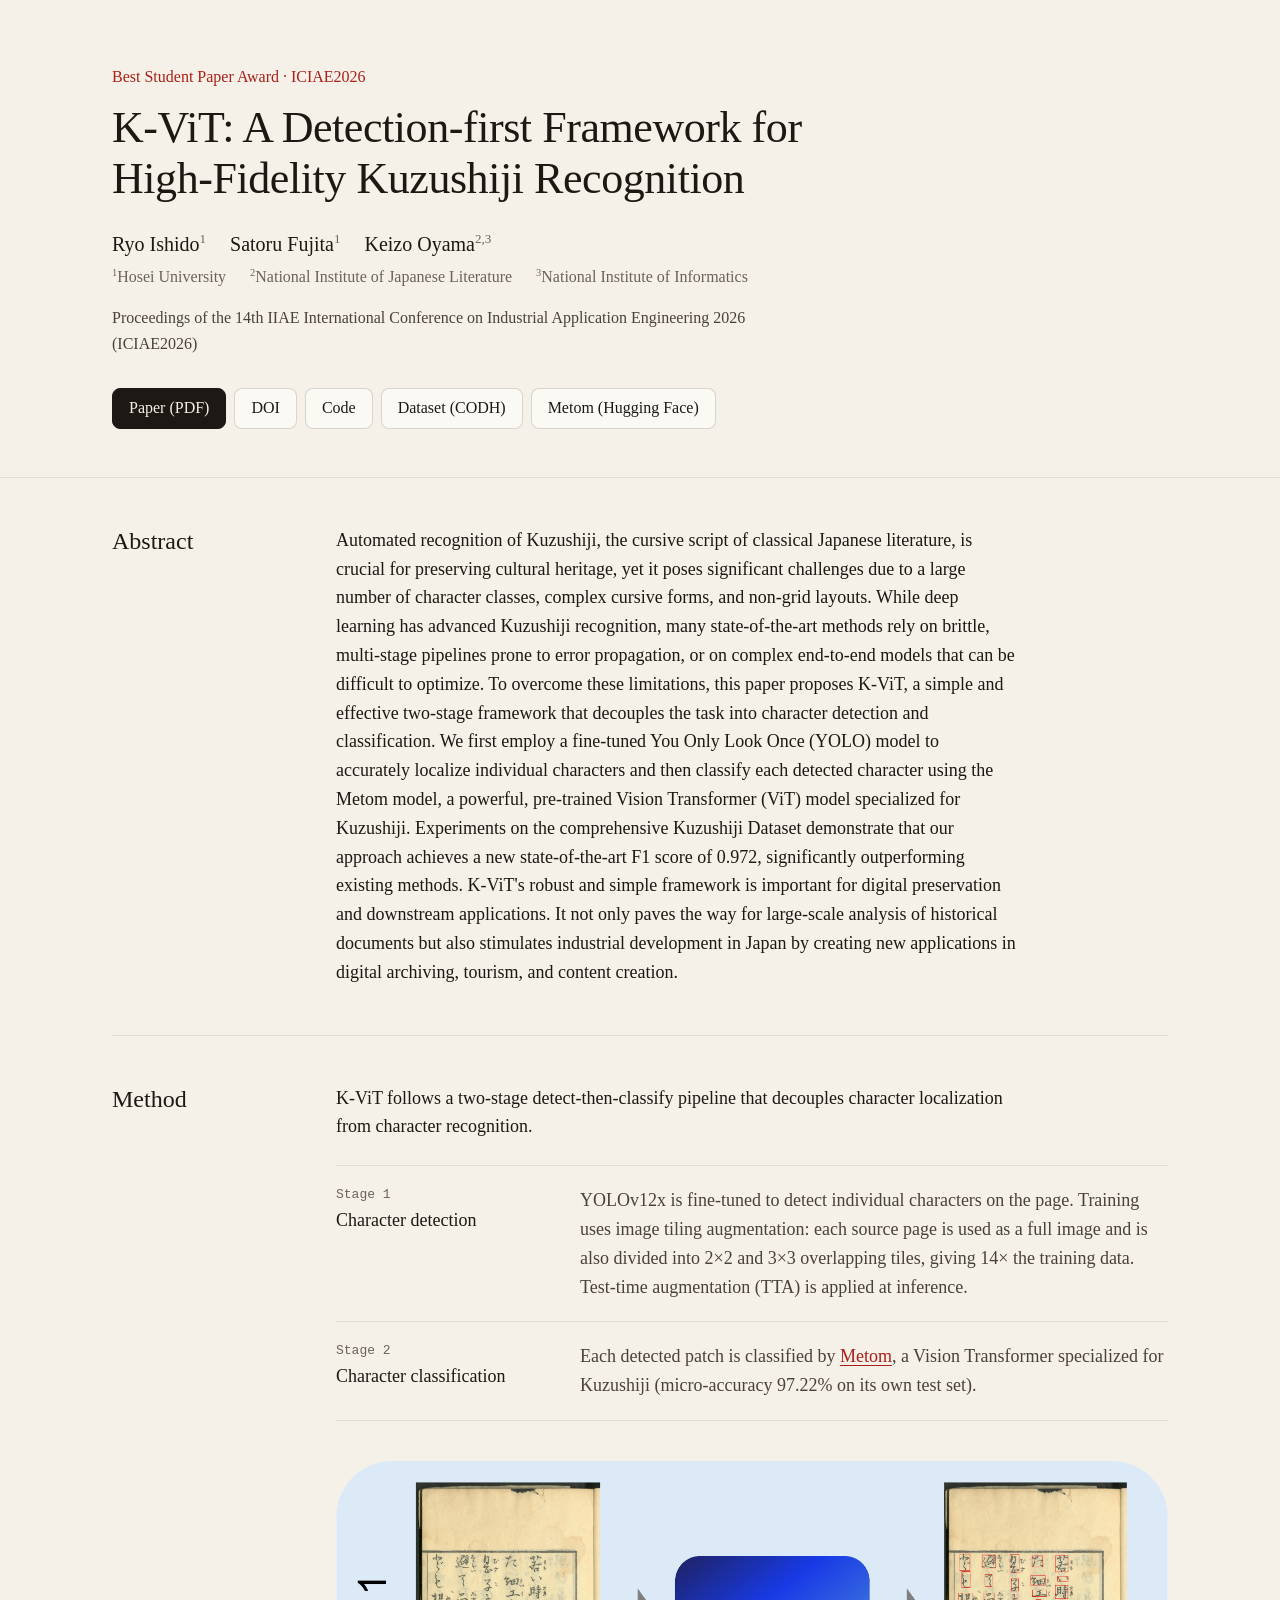
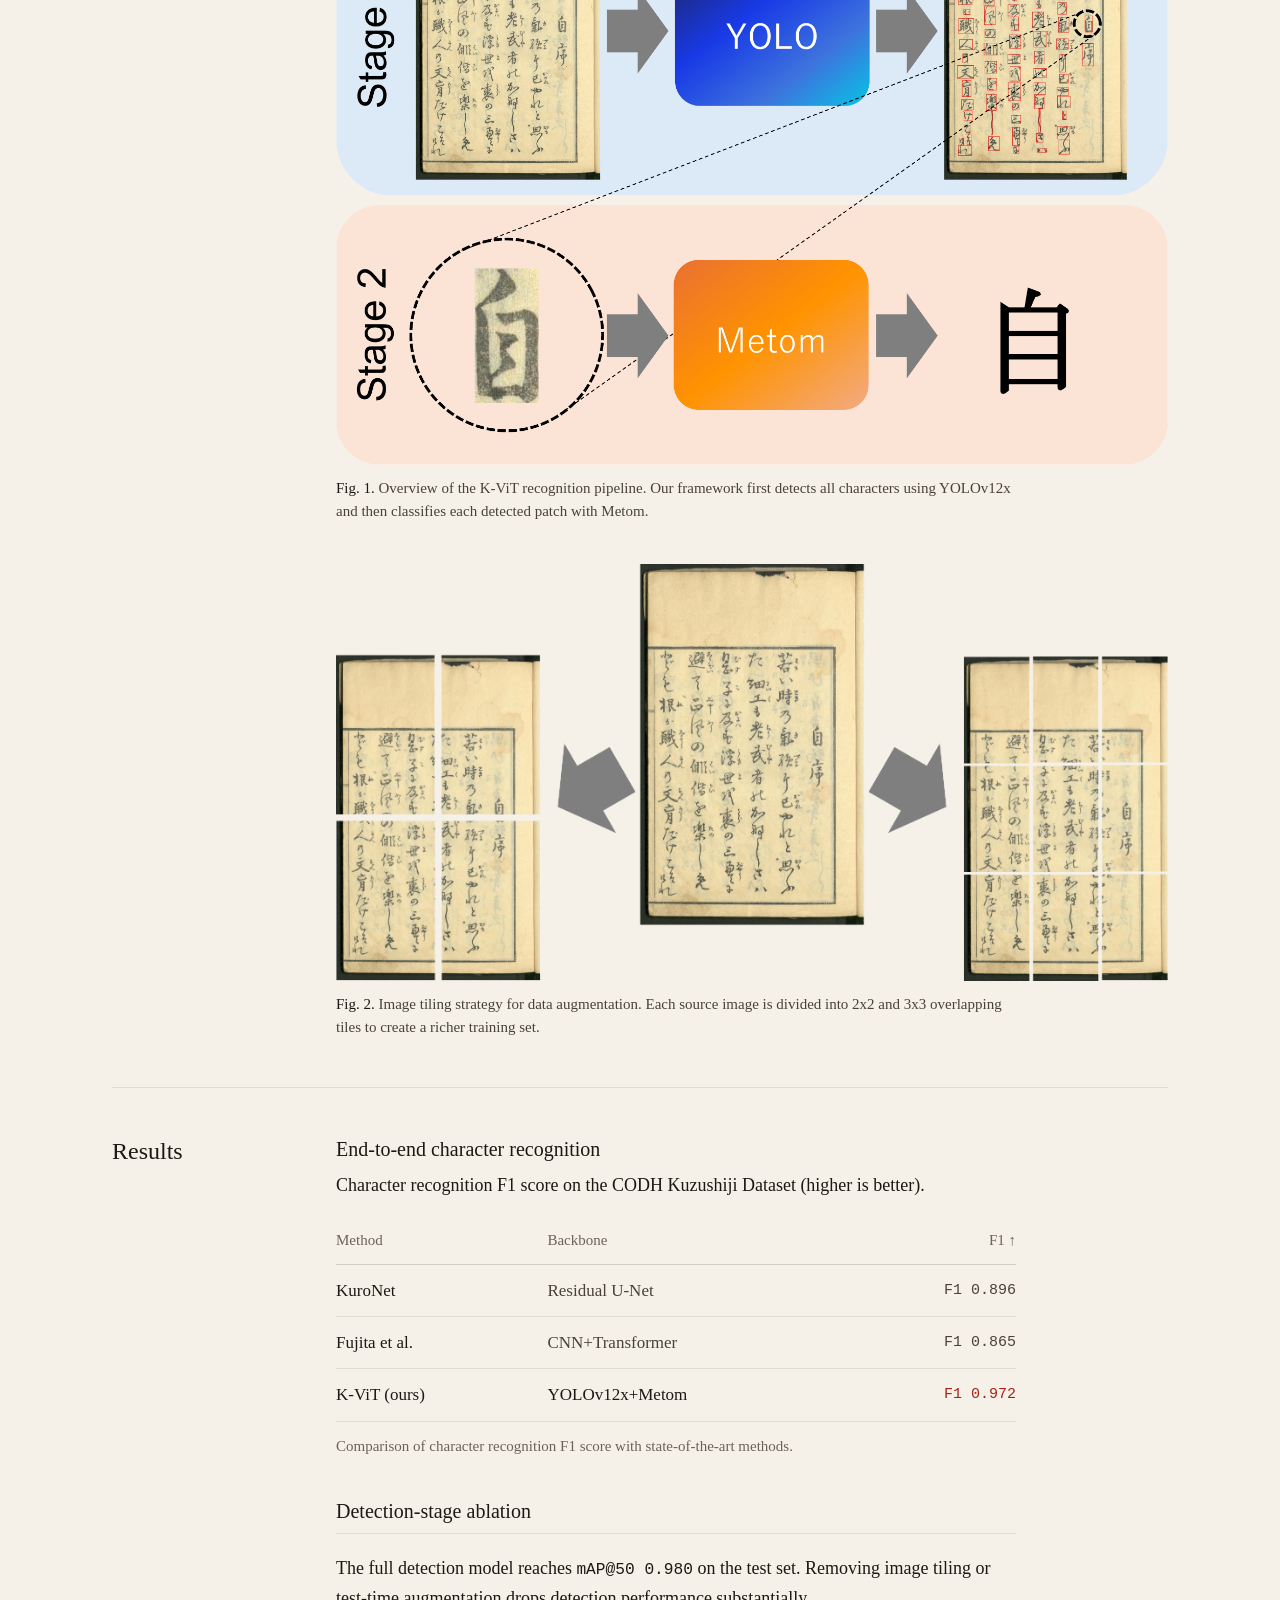
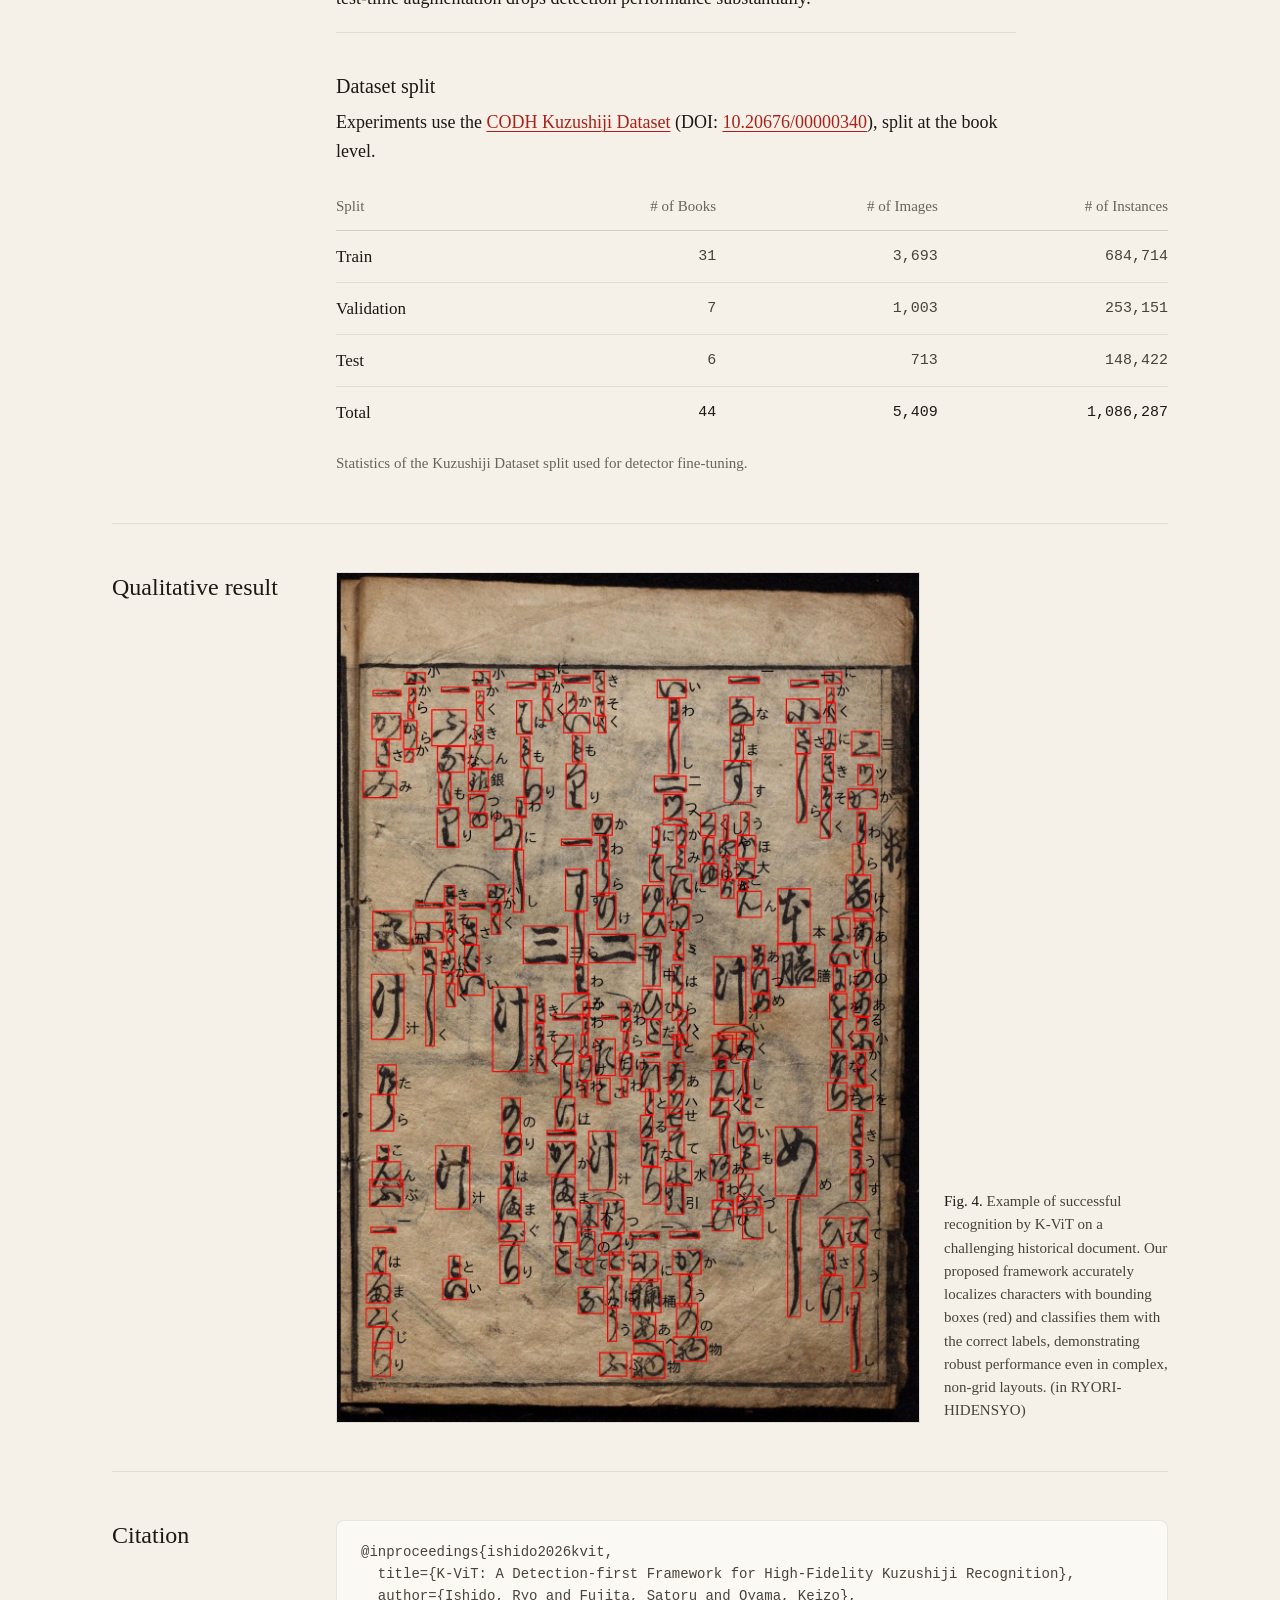
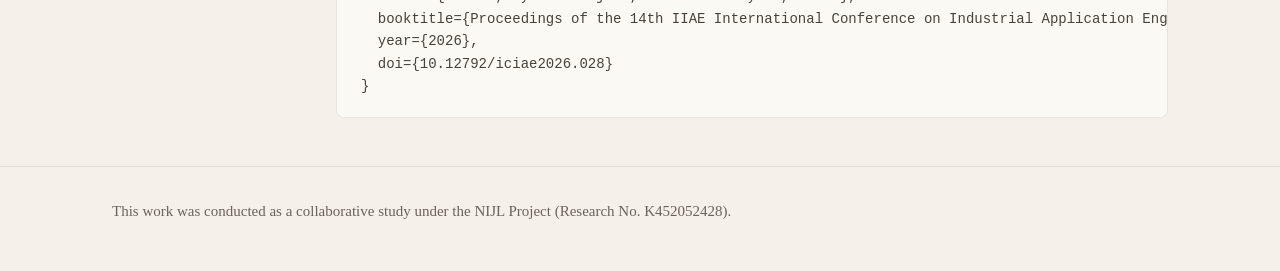
<file: docs/index.html>
<!DOCTYPE html>
<html lang="en">
<head>
  <meta charset="utf-8">
  <meta name="viewport" content="width=device-width, initial-scale=1">
  <title>K-ViT: A Detection-first Framework for High-Fidelity Kuzushiji Recognition</title>
  <meta name="description" content="K-ViT: a two-stage detect-then-classify framework for Kuzushiji recognition (YOLOv12x + Metom). ICIAE2026 Best Student Paper Award.">
  <meta property="og:title" content="K-ViT: A Detection-first Framework for High-Fidelity Kuzushiji Recognition">
  <meta property="og:description" content="Two-stage detect-then-classify Kuzushiji recognition. F1 0.972 on the CODH Kuzushiji Dataset. ICIAE2026 Best Student Paper Award.">
  <meta property="og:type" content="website">
  <link rel="stylesheet" href="style.css">
</head>
<body>
  <header class="hero">
    <div class="container">
      <p class="award">Best Student Paper Award &middot; ICIAE2026</p>
      <h1>K-ViT: A Detection-first Framework for High-Fidelity Kuzushiji Recognition</h1>

      <ul class="authors">
        <li>Ryo Ishido<sup>1</sup></li>
        <li>Satoru Fujita<sup>1</sup></li>
        <li>Keizo Oyama<sup>2,3</sup></li>
      </ul>
      <ul class="affiliations">
        <li><sup>1</sup>Hosei University</li>
        <li><sup>2</sup>National Institute of Japanese Literature</li>
        <li><sup>3</sup>National Institute of Informatics</li>
      </ul>

      <p class="venue">Proceedings of the 14th IIAE International Conference on Industrial Application Engineering 2026 (ICIAE2026)</p>

      <nav class="links" aria-label="Paper resources">
        <a class="btn" href="https://www2.ia-engineers.org/iciae2026proc/data/papers/028.pdf">Paper (PDF)</a>
        <a class="btn" href="https://doi.org/10.12792/iciae2026.028">DOI</a>
        <a class="btn" href="https://github.com/Kotomiya07/kuzushiji-vision">Code</a>
        <a class="btn" href="https://codh.rois.ac.jp/char-shape/">Dataset (CODH)</a>
        <a class="btn" href="https://huggingface.co/SakanaAI/Metom">Metom (Hugging Face)</a>
      </nav>
    </div>
  </header>

  <main class="container">
    <section id="abstract">
      <h2>Abstract</h2>
      <div class="section-body">
        <p>
          Automated recognition of Kuzushiji, the cursive script of classical Japanese literature, is crucial for
          preserving cultural heritage, yet it poses significant challenges due to a large number of character classes,
          complex cursive forms, and non-grid layouts. While deep learning has advanced Kuzushiji recognition, many
          state-of-the-art methods rely on brittle, multi-stage pipelines prone to error propagation, or on complex
          end-to-end models that can be difficult to optimize. To overcome these limitations, this paper proposes K-ViT,
          a simple and effective two-stage framework that decouples the task into character detection and
          classification. We first employ a fine-tuned You Only Look Once (YOLO) model to accurately localize individual
          characters and then classify each detected character using the Metom model, a powerful, pre-trained Vision
          Transformer (ViT) model specialized for Kuzushiji. Experiments on the comprehensive Kuzushiji Dataset
          demonstrate that our approach achieves a new state-of-the-art F1 score of 0.972, significantly outperforming
          existing methods. K-ViT's robust and simple framework is important for digital preservation and downstream
          applications. It not only paves the way for large-scale analysis of historical documents but also stimulates
          industrial development in Japan by creating new applications in digital archiving, tourism, and content
          creation.
        </p>
      </div>
    </section>

    <section id="method">
      <h2>Method</h2>
      <div class="section-body">
        <p>
          K-ViT follows a two-stage <strong>detect-then-classify</strong> pipeline that decouples character
          localization from character recognition.
        </p>
        <ol class="stages">
          <li class="stage">
            <h3><span class="stage-num">Stage 1</span> Character detection</h3>
            <p>
              YOLOv12x is fine-tuned to detect individual characters on the page. Training uses image tiling
              augmentation: each source page is used as a full image and is also divided into 2&times;2 and 3&times;3
              overlapping tiles, giving 14&times; the training data. Test-time augmentation (TTA) is applied at inference.
            </p>
          </li>
          <li class="stage">
            <h3><span class="stage-num">Stage 2</span> Character classification</h3>
            <p>
              Each detected patch is classified by
              <a href="https://huggingface.co/SakanaAI/Metom">Metom</a>, a Vision Transformer specialized for
              Kuzushiji (micro-accuracy 97.22% on its own test set).
            </p>
          </li>
        </ol>

        <figure>
          <img src="assets/fig1_pipeline.png" width="1629" height="1183" loading="lazy"
               alt="Diagram of the K-ViT pipeline: a page image is passed to YOLOv12x for character detection, and each detected patch is classified by Metom.">
          <figcaption><strong>Fig. 1.</strong> Overview of the K-ViT recognition pipeline. Our framework first detects all characters using YOLOv12x and then classifies each detected patch with Metom.</figcaption>
        </figure>

        <figure>
          <img src="assets/fig2_tiling.png" width="1907" height="956" loading="lazy"
               alt="Illustration of image tiling: a source page divided into 2x2 and 3x3 overlapping tiles.">
          <figcaption><strong>Fig. 2.</strong> Image tiling strategy for data augmentation. Each source image is divided into 2x2 and 3x3 overlapping tiles to create a richer training set.</figcaption>
        </figure>
      </div>
    </section>

    <section id="results">
      <h2>Results</h2>
      <div class="section-body">

        <h3>End-to-end character recognition</h3>
        <p>Character recognition F1 score on the CODH Kuzushiji Dataset (higher is better).</p>
        <div class="table-wrap" tabindex="0" role="region" aria-label="F1 comparison table">
          <table>
            <caption>Comparison of character recognition F1 score with state-of-the-art methods.</caption>
            <thead>
              <tr><th scope="col">Method</th><th scope="col">Backbone</th><th scope="col" class="num">F1 &uarr;</th></tr>
            </thead>
            <tbody>
              <tr><td>KuroNet</td><td>Residual U-Net</td><td class="num">F1 0.896</td></tr>
              <tr><td>Fujita et al.</td><td>CNN+Transformer</td><td class="num">F1 0.865</td></tr>
              <tr class="ours"><td><strong>K-ViT (ours)</strong></td><td>YOLOv12x+Metom</td><td class="num"><strong>F1 0.972</strong></td></tr>
            </tbody>
          </table>
        </div>

        <h3>Detection-stage ablation</h3>
        <div class="ablation">
          <p>
            The full detection model reaches <strong>mAP@50 0.980</strong> on the test set. Removing image tiling or
            test-time augmentation drops detection performance substantially.
          </p>
        </div>

        <h3>Dataset split</h3>
        <p>
          Experiments use the <a href="https://codh.rois.ac.jp/char-shape/">CODH Kuzushiji Dataset</a>
          (DOI: <a href="https://doi.org/10.20676/00000340">10.20676/00000340</a>), split at the book level.
        </p>
        <div class="table-wrap" tabindex="0" role="region" aria-label="Dataset split table">
          <table>
            <caption>Statistics of the Kuzushiji Dataset split used for detector fine-tuning.</caption>
            <thead>
              <tr><th scope="col">Split</th><th scope="col" class="num"># of Books</th><th scope="col" class="num"># of Images</th><th scope="col" class="num"># of Instances</th></tr>
            </thead>
            <tbody>
              <tr><td>Train</td><td class="num">31</td><td class="num">3,693</td><td class="num">684,714</td></tr>
              <tr><td>Validation</td><td class="num">7</td><td class="num">1,003</td><td class="num">253,151</td></tr>
              <tr><td>Test</td><td class="num">6</td><td class="num">713</td><td class="num">148,422</td></tr>
            </tbody>
            <tfoot>
              <tr><th scope="row">Total</th><td class="num">44</td><td class="num">5,409</td><td class="num">1,086,287</td></tr>
            </tfoot>
          </table>
        </div>
      </div>
    </section>

    <section id="qualitative">
      <h2>Qualitative result</h2>
      <div class="section-body">
        <figure class="plate">
          <img src="assets/fig4_qualitative.jpg" width="1190" height="1736" loading="lazy"
               alt="A historical Kuzushiji document page with red bounding boxes around each detected character and the predicted character label next to each box.">
          <figcaption><strong>Fig. 4.</strong> Example of successful recognition by K-ViT on a challenging historical document. Our proposed framework accurately localizes characters with bounding boxes (red) and classifies them with the correct labels, demonstrating robust performance even in complex, non-grid layouts. (in RYORI-HIDENSYO)</figcaption>
        </figure>
      </div>
    </section>

    <section id="citation">
      <h2>Citation</h2>
      <div class="section-body">
        <pre class="bibtex" tabindex="0" role="region" aria-label="BibTeX citation"><code>@inproceedings{ishido2026kvit,
  title={K-ViT: A Detection-first Framework for High-Fidelity Kuzushiji Recognition},
  author={Ishido, Ryo and Fujita, Satoru and Oyama, Keizo},
  booktitle={Proceedings of the 14th IIAE International Conference on Industrial Application Engineering 2026 (ICIAE2026)},
  year={2026},
  doi={10.12792/iciae2026.028}
}</code></pre>
      </div>
    </section>
  </main>

  <footer>
    <div class="container">
      <p>This work was conducted as a collaborative study under the NIJL Project (Research No. K452052428).</p>
    </div>
  </footer>
</body>
</html>
</file>
<file: docs/style.css>
/* Washi paper, ink, and one vermillion taken from the Fig. 4 detection boxes */
:root {
  --paper: #f5f1e8;
  --surface: #fbf9f4;
  --ink: #1c1915;
  --text-2: #48423a;
  --text-3: #6a6359;
  --line: rgba(28, 25, 21, 0.09);
  --line-strong: rgba(28, 25, 21, 0.16);
  --accent: #aa2018;
  --accent-hover: #861910;
  --radius: 8px;

  --serif: "Iowan Old Style", "Palatino Linotype", Palatino, "Book Antiqua", "Noto Serif", Georgia, serif;
  --mono: ui-monospace, "SF Mono", SFMono-Regular, Menlo, Consolas, "Liberation Mono", monospace;

  --page-x: 32px;
  --label-col: 176px;
  --col-gap: 48px;
}

* { box-sizing: border-box; }

html { -webkit-text-size-adjust: 100%; }

body {
  margin: 0;
  font-family: var(--serif);
  font-size: 18px;
  font-weight: 400;
  line-height: 1.6;
  color: var(--ink);
  background: var(--paper);
}

h1, h2, h3 { font-weight: 500; }
strong { font-weight: 500; }
p { margin: 0 0 16px; }

a {
  color: var(--accent);
  text-decoration: underline;
  text-decoration-thickness: 1px;
  text-underline-offset: 3px;
}

a:hover { color: var(--accent-hover); }

:focus-visible {
  outline: 2px solid var(--ink);
  outline-offset: 2px;
}

.container {
  max-width: 1120px;
  margin: 0 auto;
  padding: 0 var(--page-x);
}

/* Masthead */
.hero {
  padding: 64px 0 48px;
  border-bottom: 1px solid var(--line);
}

.award {
  margin: 0 0 12px;
  font-size: 16px;
  font-weight: 500;
  color: var(--accent);
}

.hero h1 {
  max-width: 880px;
  margin: 0 0 24px;
  font-size: clamp(32px, 4.4vw, 44px);
  line-height: 1.16;
  letter-spacing: -0.01em;
  text-wrap: balance;
}

.authors, .affiliations {
  list-style: none;
  margin: 0;
  padding: 0;
  display: flex;
  flex-wrap: wrap;
  gap: 4px 24px;
}

.authors { font-size: 20px; }
.affiliations { margin-top: 4px; font-size: 16px; color: var(--text-3); }
.authors sup, .affiliations sup { font-size: 0.65em; color: var(--text-3); }

.venue {
  max-width: 640px;
  margin: 16px 0 0;
  font-size: 16px;
  color: var(--text-2);
}

.links {
  display: flex;
  flex-wrap: wrap;
  gap: 8px;
  margin-top: 32px;
}

.btn {
  display: inline-flex;
  align-items: center;
  min-height: 40px;
  padding: 8px 16px;
  line-height: 1.4;
  border: 1px solid var(--line-strong);
  border-radius: var(--radius);
  background: var(--surface);
  color: var(--ink);
  font-size: 16px;
  text-decoration: none;
  transition: background-color 120ms ease, border-color 120ms ease;
}

.btn:hover { background: #fdfcf9; border-color: rgba(28, 25, 21, 0.28); color: var(--ink); }

.btn:first-child {
  background: var(--ink);
  border-color: var(--ink);
  color: var(--paper);
}

.btn:first-child:hover { background: #3a342c; border-color: #3a342c; color: var(--paper); }

/* Sections: heading in a narrow column, content on a shared line beside it */
main section {
  display: grid;
  grid-template-columns: var(--label-col) minmax(0, 1fr);
  column-gap: var(--col-gap);
  padding: 48px 0;
  border-bottom: 1px solid var(--line);
}

main section:last-child { border-bottom: none; }

h2 {
  margin: 0;
  font-size: 24px;
  line-height: 1.3;
}

.section-body > :last-child { margin-bottom: 0; }

.section-body > p,
.section-body > h3 { max-width: 680px; }

h3 {
  margin: 40px 0 8px;
  font-size: 20px;
  line-height: 1.35;
}

.section-body > h3:first-child { margin-top: 0; }

#abstract p { color: var(--ink); }

/* Method stages as two ruled rows */
.stages {
  list-style: none;
  margin: 24px 0 0;
  padding: 0;
  border-top: 1px solid var(--line);
}

.stage {
  display: grid;
  grid-template-columns: 220px minmax(0, 1fr);
  column-gap: 24px;
  padding: 20px 0;
  border-bottom: 1px solid var(--line);
}

.stage h3 { margin: 0; font-size: 18px; }
.stage p { margin: 0; max-width: 600px; color: var(--text-2); }

.stage-num {
  display: block;
  margin-bottom: 4px;
  font-family: var(--mono);
  font-size: 13px;
  font-weight: 400;
  color: var(--text-3);
}

/* Figures */
figure { margin: 40px 0 0; }

figure img {
  display: block;
  max-width: 100%;
  height: auto;
}

figure.plate img {
  border: 1px solid var(--line);
}

figcaption {
  max-width: 680px;
  margin-top: 12px;
  font-size: 15px;
  line-height: 1.55;
  color: var(--text-2);
}

figcaption strong { color: var(--ink); }

figure.plate {
  display: grid;
  grid-template-columns: minmax(0, 584px) minmax(200px, 1fr);
  column-gap: 24px;
  align-items: end;
  margin-top: 0;
}

figure.plate figcaption { margin-top: 0; }

/* Tables */
.table-wrap {
  overflow-x: auto;
  margin: 16px 0 0;
}

table {
  width: 100%;
  border-collapse: collapse;
  font-size: 17px;
}

caption {
  caption-side: bottom;
  padding-top: 12px;
  font-size: 15px;
  color: var(--text-3);
  text-align: left;
}

th, td {
  padding: 12px 16px;
  border-bottom: 1px solid var(--line);
  text-align: left;
  white-space: nowrap;
}

th:first-child, td:first-child { padding-left: 0; }
th:last-child, td:last-child { padding-right: 0; }

thead th {
  font-size: 15px;
  font-weight: 400;
  color: var(--text-3);
  border-bottom: 1px solid var(--line-strong);
}

td { color: var(--text-2); }
td:first-child { color: var(--ink); }

.num {
  text-align: right;
  font-family: var(--mono);
  font-size: 15px;
  font-variant-numeric: tabular-nums;
}

thead th.num { font-family: var(--serif); }

tfoot th, tfoot td {
  font-weight: 500;
  color: var(--ink);
  border-top: 1px solid var(--line-strong);
  border-bottom: none;
}

tr.ours td { color: var(--ink); }
tr.ours td.num, tr.ours td.num strong { color: var(--accent); }

#results .table-wrap:first-of-type { max-width: 680px; }

/* Ablation headline */
.ablation {
  max-width: 680px;
  margin-top: 8px;
  padding: 20px 0;
  border-top: 1px solid var(--line);
  border-bottom: 1px solid var(--line);
}

.ablation p { margin: 0; }

.ablation strong {
  font-family: var(--mono);
  font-size: 0.9em;
  font-weight: 400;
  font-variant-numeric: tabular-nums;
}

/* Citation */
.bibtex {
  margin: 0;
  padding: 20px 24px;
  overflow-x: auto;
  background: var(--surface);
  border: 1px solid var(--line);
  border-radius: var(--radius);
  font-family: var(--mono);
  font-size: 14px;
  line-height: 1.6;
  color: var(--text-2);
}

.bibtex code { font-family: inherit; }

/* Footer */
footer {
  padding: 32px 0 48px;
  border-top: 1px solid var(--line);
  font-size: 15px;
  color: var(--text-3);
}

footer p { margin: 0; }

@media (max-width: 860px) {
  main section {
    grid-template-columns: minmax(0, 1fr);
    row-gap: 20px;
  }

  figure.plate {
    grid-template-columns: minmax(0, 1fr);
    row-gap: 12px;
  }

  figure.plate img { max-width: 584px; width: 100%; }
}

@media (max-width: 600px) {
  :root { --page-x: 24px; }

  body { font-size: 17px; }
  .hero { padding: 48px 0 40px; }
  .authors { font-size: 18px; }
  main section { padding: 40px 0; }

  .stage {
    grid-template-columns: minmax(0, 1fr);
    row-gap: 8px;
  }

  table { font-size: 16px; }
  th, td { padding: 12px 8px; white-space: normal; }
  thead th { font-size: 14px; }
  .num { font-size: 14px; white-space: nowrap; }
}
</file>
